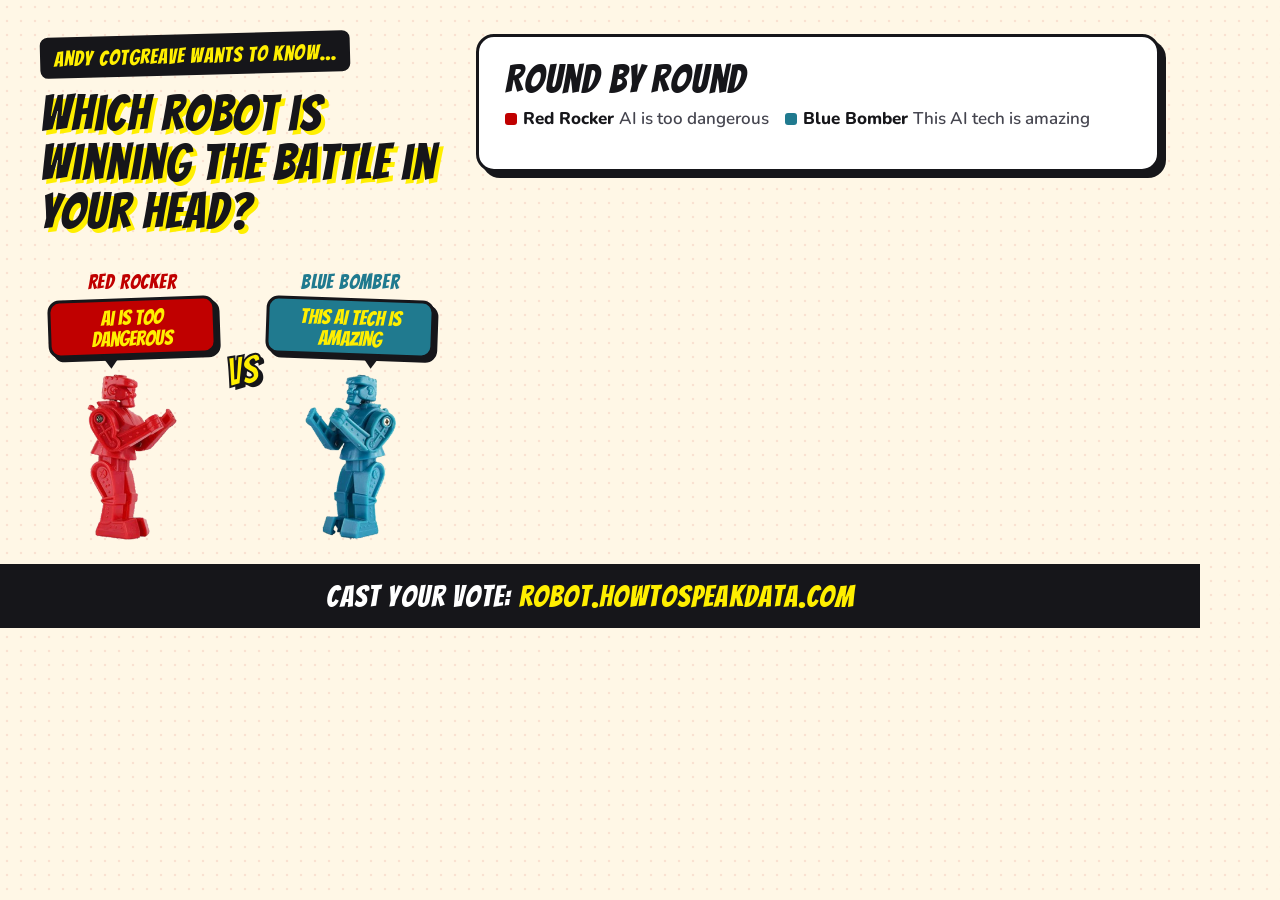
<file: share.html>
<!doctype html>
<html lang="en">
<head>
  <meta charset="utf-8">
  <meta name="viewport" content="width=device-width, initial-scale=1">
  <meta name="robots" content="noindex">
  <title>Round by round | Share image</title>
  <!--
    Social images for the "Round by round" results, drawn from live votes.
      share.html?format=landscape   1200 x 628  (screenshot at 2x for 2400 x 1256)
      share.html?format=portrait    1080 x 1350 (screenshot at 2x for 2160 x 2700)
    Add &focus=<part of an event name>&callout=<text> to spotlight one event's row.
  -->
  <link rel="preconnect" href="https://fonts.googleapis.com">
  <link rel="preconnect" href="https://fonts.gstatic.com" crossorigin>
  <link href="https://fonts.googleapis.com/css2?family=Bangers&family=Nunito:wght@400;600;800&display=swap" rel="stylesheet">
  <link rel="stylesheet" href="styles.css">
  <style>
    html, body { margin: 0; overflow: hidden; }
    .card { position: relative; box-sizing: border-box; display: grid; overflow: hidden; }
    .card--landscape { width: 1200px; height: 628px; padding: 34px 40px 0; grid-template-columns: 400px 1fr; grid-template-rows: 1fr auto; column-gap: 36px; }
    .card--portrait { width: 1080px; height: 1350px; padding: 56px 60px 0; grid-template-rows: auto auto 1fr auto; }

    .s-intro { display: flex; flex-direction: column; align-items: flex-start; }
    .s-kicker {
      display: inline-block; font-family: var(--display); letter-spacing: 0.05em;
      background: var(--ink); color: var(--yellow); padding: 6px 14px 3px; border-radius: 8px; transform: rotate(-1.5deg);
    }
    .s-title { font-family: var(--display); font-weight: 400; line-height: 0.98; margin: 14px 0 0; color: var(--ink); text-shadow: 4px 4px 0 var(--yellow); }
    .s-robots { display: flex; align-items: flex-end; gap: 6px; margin-top: auto; }
    .s-fighter { display: flex; flex-direction: column; align-items: center; height: 100%; }
    .s-fighter img { flex: 1; min-height: 0; width: auto; margin-top: 4px; }
    .s-name { font-family: var(--display); letter-spacing: 0.04em; line-height: 1; }
    .s-fighter--red .s-name { color: var(--red); }
    .s-fighter--blue .s-name { color: var(--teal); }
    .s-bubble {
      position: relative; display: flex; align-items: center; justify-content: center; text-align: center;
      font-family: var(--display); line-height: 1.02; color: var(--yellow);
      border: 3px solid var(--ink); border-radius: 12px; box-shadow: 4px 4px 0 var(--ink); margin: 6px 0 14px;
    }
    .s-bubble::after {
      content: ""; position: absolute; bottom: -15px; width: 0; height: 0;
      border-left: 10px solid transparent; border-right: 10px solid transparent; border-top: 14px solid var(--ink);
    }
    .s-fighter--red .s-bubble { background: var(--red); transform: rotate(-2deg); }
    .s-fighter--red .s-bubble::after { left: 30%; }
    .s-fighter--blue .s-bubble { background: var(--teal); transform: rotate(2deg); }
    .s-fighter--blue .s-bubble::after { right: 30%; }
    .s-vs { font-family: var(--display); color: var(--yellow); -webkit-text-stroke: 2px var(--ink); text-shadow: 4px 4px 0 var(--ink); transform: rotate(-8deg); align-self: center; }

    .s-panel { margin: 0; align-self: start; position: relative; }
    .s-panel h2 { margin: 0; }
    .s-panel .history-key { font-size: 17px; margin: 6px 0 18px; }
    .s-panel .hrow { grid-template-columns: 84px 1fr; gap: 16px; position: relative; }
    /* highlighter band behind the row the callout talks about */
    .s-panel .hrow.is-called::before {
      content: ""; position: absolute; inset: -5px -10px -7px -12px; background: var(--yellow); border-radius: 10px; z-index: -1;
    }
    .s-panel .history-rows { position: relative; z-index: 0; }
    .s-panel .hrow-logo { height: 46px; }
    .s-panel .hrow-name { font-size: 26px; line-height: 0.9; }
    .s-panel .hrow-track { height: 50px; }
    .s-panel .hrow-seg { font-size: 30px; padding-left: 12px; padding-right: 12px; }
    .s-panel .hrow-seg--blue { padding-left: 0; }
    .s-panel .hrow--soon .hrow-track { font-size: 26px; }
    .s-panel .hrow--soon .hrow-track small { font-size: 17px; }

    /* comic callout for the standout audience */
    .s-callout {
      position: absolute; z-index: 2; top: -18px; right: -14px; font-family: var(--display); letter-spacing: 0.03em; line-height: 1;
      background: var(--yellow); color: var(--ink); border: 3px solid var(--ink); border-radius: 12px; box-shadow: 4px 4px 0 var(--ink);
      padding: 9px 14px 6px; transform: rotate(3deg); white-space: nowrap;
    }

    .s-cta {
      grid-column: 1 / -1; margin: 0 -60px; display: flex; align-items: center; justify-content: center; gap: 18px;
      background: var(--ink); color: #fff; font-family: var(--display); letter-spacing: 0.04em;
    }
    .s-cta b { color: var(--yellow); font-weight: 400; }

    .card--landscape .s-kicker { font-size: 21px; }
    .card--landscape .s-title { font-size: 50px; }
    .card--landscape .s-robots { height: 268px; margin-bottom: 6px; gap: 2px; }
    .card--landscape .s-name { font-size: 20px; }
    .card--landscape .s-bubble { font-size: 21px; width: 168px; height: 58px; padding: 6px 8px 4px; box-sizing: border-box; }
    .card--landscape .s-vs { font-size: 40px; margin-bottom: 70px; }
    .card--landscape .s-panel { padding: 22px 26px 20px; }
    .card--landscape .s-panel h2 { font-size: 40px; }
    .card--landscape .history-rows { gap: 8px; }
    .card--landscape .s-panel .hrow { min-height: 44px; }
    .card--landscape .s-panel .hrow-track { height: 44px; }
    .card--landscape .s-panel .hrow-seg { font-size: 27px; }
    .card--landscape .s-panel .hrow-logo { height: 40px; }
    .card--landscape .s-callout { font-size: 22px; }
    .card--landscape .s-cta { height: 64px; margin: 18px -40px 0; font-size: 30px; }

    .card--portrait .s-kicker { font-size: 30px; }
    .card--portrait .s-title { font-size: 76px; }
    .card--portrait .s-robots { height: 280px; justify-content: center; align-self: center; margin: 12px 0 20px; gap: 10px; }
    .card--portrait .s-name { font-size: 28px; }
    .card--portrait .s-bubble { font-size: 31px; width: 220px; height: 82px; padding: 8px 10px 5px; box-sizing: border-box; }
    .card--portrait .s-vs { font-size: 60px; margin: 0 18px 90px; }
    .card--portrait .s-panel { padding: 30px 32px 28px; }
    .card--portrait .s-panel h2 { font-size: 54px; }
    .card--portrait .s-panel .history-key { font-size: 20px; }
    .card--portrait .history-rows { gap: 10px; }
    .card--portrait .s-panel .hrow { grid-template-columns: 100px 1fr; min-height: 52px; }
    .card--portrait .s-panel .hrow-track { height: 52px; }
    .card--portrait .s-panel .hrow-seg { font-size: 36px; }
    .card--portrait .s-callout { font-size: 28px; }
    .card--portrait .s-cta { height: 130px; margin-top: 24px; font-size: 44px; flex-direction: column; gap: 2px; line-height: 1.05; }
    .card--portrait .s-cta > b { display: block; }
    .card--portrait .s-cta span { font-size: 26px; color: #fff; opacity: .85; }
  </style>
</head>
<body>
  <div class="card" id="card">
    <div class="s-intro">
      <span class="s-kicker">Andy Cotgreave wants to know&hellip;</span>
      <h1 class="s-title">Which robot is winning the battle in your head?</h1>
      <div class="s-robots">
        <div class="s-fighter s-fighter--red">
          <span class="s-name">Red Rocker</span>
          <span class="s-bubble">AI is too dangerous</span>
          <img src="assets/red-robot.webp" alt="Red Rocker robot">
        </div>
        <span class="s-vs" aria-hidden="true">VS</span>
        <div class="s-fighter s-fighter--blue">
          <span class="s-name">Blue Bomber</span>
          <span class="s-bubble">This AI tech is amazing</span>
          <img src="assets/blue-robot.webp" alt="Blue Bomber robot">
        </div>
      </div>
    </div>

    <section class="panel s-panel history is-pct" id="history">
      <h2>Round by round</h2>
      <div class="history-key">
        <span><b class="key-swatch key-swatch--red"></b>Red Rocker <em>AI is too dangerous</em></span>
        <span><b class="key-swatch key-swatch--blue"></b>Blue Bomber <em>This AI tech is amazing</em></span>
      </div>
      <ol class="history-rows" id="historyRows"></ol>
      <div class="s-callout" id="callout" hidden></div>
    </section>

    <div class="s-cta"><div>Cast your vote: <b>robot.howtospeakdata.com</b></div><span id="ctaSub"></span></div>
  </div>

  <script src="config.js"></script>
  <script src="history.js"></script>
  <script>
  (function () {
    "use strict";
    var params = new URLSearchParams(location.search);
    var format = params.get("format") === "portrait" ? "portrait" : "landscape";
    var card = document.getElementById("card");
    card.classList.add("card--" + format);
    // portrait stacks intro, robots, panel and CTA; landscape puts the panel beside the intro
    if (format === "portrait") {
      var intro = card.querySelector(".s-intro"), robots = card.querySelector(".s-robots");
      card.insertBefore(robots, intro.nextSibling);
    }
    var logoArea = format === "portrait" ? 44 * 44 : 36 * 36, logoMax = format === "portrait" ? 48 : 40; // logoMax: never taller than a row

    var api = (window.ROBOT_API || "").replace(/\/+$/, "");
    fetch(api ? api + "/votes.csv" : "data/votes.csv").then(function (r) { return r.text(); }).then(function (text) {
      var rows = tallyVoteHistory(window.VOTE_HISTORY, parseVoteCsv(text));
      var list = document.getElementById("historyRows");
      rows.forEach(function (r) {
        var li = document.createElement("li"), total = r.red + r.blue;
        li.className = "hrow" + (r.soon ? " hrow--soon" : "");
        var logo = document.createElement("div");
        logo.className = "hrow-logo";
        if (r.ev.logo) {
          var i = document.createElement("i");
          i.style.setProperty("--logo", "url('" + r.ev.logo + "')");
          var ls = r.ev.logoScale || 1;
          sizeVoteLogo(i, r.ev.logo, logoArea * ls * ls, logoMax);
          logo.appendChild(i);
        } else {
          logo.innerHTML = '<span class="hrow-name">' + r.ev.name + "</span>";
        }
        var track = document.createElement("div");
        track.className = "hrow-track";
        if (r.soon) {
          track.innerHTML = r.ev.date + "<small>" + (r.live ? "voting now" : "coming up") + "</small>";
        } else {
          var pr = total ? Math.round(100 * r.red / total) : 0;
          track.innerHTML = '<span class="hrow-bar" style="width:100%">' +
            '<span class="hrow-seg hrow-seg--red" style="flex-grow:' + r.red + '">' + pr + "%</span>" +
            '<span class="hrow-seg hrow-seg--blue" style="flex-grow:' + r.blue + '">' + (100 - pr) + "%</span></span>";
        }
        li.appendChild(logo); li.appendChild(track); list.appendChild(li);
        r.li = li;
      });

      var c = document.getElementById("callout");
      var focus = (params.get("focus") || "").toLowerCase();
      var focused = focus && rows.filter(function (r) { return r.ev.name.toLowerCase().indexOf(focus) !== -1; })[0];
      if (focused) {
        // Promoting one event: highlight its row, with the callout from the URL (or a default)
        c.textContent = params.get("callout") || "Your turn, " + (focused.ev.short || focused.ev.name) + "!";
        c.hidden = false;
        focused.li.classList.add("is-called");
      } else {
        // Otherwise call out an audience that broke from the rest (the only one where Blue won)
        var done = rows.filter(function (r) { return !r.soon && !r.ev.other && r.red + r.blue > 0; }); // "Other" isn't an audience
        var blueWins = done.filter(function (r) { return r.blue > r.red; });
        if (blueWins.length === 1 && done.length > 2) {
          c.textContent = "Only " + blueWins[0].ev.name.replace(" Tech Summit", "") + " backed the Blue Bomber!";
          c.hidden = false;
          blueWins[0].li.classList.add("is-called");
        }
      }

      var soon = rows.filter(function (r) { return r.soon; }).map(function (r) { return (r.ev.short || r.ev.name) + " " + r.ev.date; });
      if (soon.length && format === "portrait") document.getElementById("ctaSub").textContent = "Next rounds: " + soon.join(" · ");
      document.body.setAttribute("data-ready", "1");
    });
  })();
  </script>
</body>
</html>
</file>
<file: styles.css>
:root {
  --red: #c00000;
  --red-dark: #8f0000;
  --teal: #207a8f;
  --teal-dark: #155767;
  --yellow: #ffef00;
  --ink: #16161a;
  --ink-soft: #45454f;
  --cream: #fff7e6;
  --paper: #ffffff;
  --substack: #ff6719;
  --linkedin: #0a66c2;
  --radius: 18px;
  --shadow: 4px 4px 0 var(--ink);
  --display: "Bangers", "Impact", "Arial Black", sans-serif;
  --body: "Nunito", system-ui, -apple-system, "Segoe UI", Roboto, sans-serif;
  color-scheme: light;
}

* { box-sizing: border-box; }
html { -webkit-text-size-adjust: 100%; scroll-behavior: smooth; }
body {
  margin: 0;
  font-family: var(--body);
  color: var(--ink);
  background-color: var(--cream);
  background-image: radial-gradient(rgba(192, 0, 0, 0.09) 1.4px, transparent 1.6px);
  background-size: 14px 14px;
  line-height: 1.5;
  overflow-x: hidden;
}
html { overflow-x: hidden; }
@supports (overflow: clip) { html, body { overflow-x: clip; } }
img { max-width: 100%; display: block; }
a { color: inherit; }
h1, h2, h3 { font-family: var(--display); font-weight: 400; letter-spacing: 0.02em; line-height: 1.02; margin: 0; }

/* ---------- top bar ---------- */
.topbar {
  display: flex; justify-content: center;
  padding: 10px 16px calc(10px);
  padding-top: max(10px, env(safe-area-inset-top));
  background: var(--ink);
}
.brand {
  font-family: var(--display); color: var(--yellow); font-size: 20px;
  text-decoration: none; letter-spacing: 0.06em;
}

.talk[hidden], .has-talk .brand { display: none; }
/* Same 50px height as the plain bar, so the robots and vote buttons don't move down. */
.topbar.has-talk { height: 50px; padding-top: 0; padding-bottom: 0; align-items: center; box-sizing: content-box; padding-top: env(safe-area-inset-top); }
.talk {
  display: flex; align-items: center; gap: 12px; max-width: 520px; width: 100%;
  text-decoration: none; color: #fff;
}
.talk-icon { width: 34px; height: 34px; border-radius: 50%; flex: none; border: 2px solid #fff; }
.talk-icon[hidden] { display: none; } /* the global img { display: block } would otherwise show a broken image */
/* One spin of the compass shortly after the page opens, then it stays still. */
/* A logo shown as plain lettering on the bar, instead of in a round badge */
.talk-icon--wordmark { width: auto; height: 30px; border: 0; border-radius: 0; }
@media (max-width: 350px) {
  .has-talk .talk { gap: 8px; }
  .talk-icon--wordmark { height: 22px; }
}
/* "decode": the badge pops in while the text decodes (see app.js) */
.talk-icon.pop { animation: badgePop 0.6s cubic-bezier(.2,1.8,.4,1) both; }
@keyframes badgePop { 0% { transform: scale(0.3) rotate(-12deg); opacity: 0; } 100% { transform: none; opacity: 1; } }
.talk-text { font-variant-numeric: tabular-nums; }
.talk-icon.spin { animation: compassSpin 1.4s cubic-bezier(.25,.9,.3,1.25) 0.6s 1 both; } /* .spin is added once the icon has loaded */
@keyframes compassSpin {
  0%   { transform: rotate(0) scale(1); }
  15%  { transform: rotate(-25deg) scale(1.12); }
  75%  { transform: rotate(375deg) scale(1.12); }
  88%  { transform: rotate(352deg) scale(1); }
  100% { transform: rotate(360deg) scale(1); }
}
.talk-text { flex: 1; min-width: 0; display: flex; flex-direction: column; line-height: 1; }
.talk-kicker { font-family: var(--display); color: var(--yellow); font-size: clamp(13px, 4.1vw, 16px); letter-spacing: 0.06em; white-space: nowrap; overflow: hidden; text-overflow: ellipsis; }
.talk-detail { font-family: var(--display); font-size: clamp(17px, 5.2vw, 22px); letter-spacing: 0.03em; white-space: nowrap; overflow: hidden; text-overflow: clip; }
.talk-arrow {
  flex: none; font-size: 22px; font-weight: 800; color: var(--ink); background: var(--yellow);
  width: 32px; height: 32px; border-radius: 50%; display: grid; place-items: center;
}
.talk:hover .talk-detail, .talk:focus-visible .talk-detail { text-decoration: underline; }

main { max-width: 760px; margin: 0 auto; padding: 0 16px; }

/* ---------- the ring ---------- */
.ring { padding: 22px 0 8px; text-align: center; }
.kicker {
  display: inline-block; margin: 0 0 10px;
  font-family: var(--display); font-size: 18px; letter-spacing: 0.05em;
  background: var(--ink); color: var(--yellow);
  padding: 4px 12px 2px; border-radius: 6px; transform: rotate(-1.5deg);
}
.kicker--dark { background: var(--red); color: var(--yellow); }
.ring h1 {
  font-size: clamp(36px, 10.5vw, 64px);
  color: var(--ink);
  text-shadow: 3px 3px 0 var(--yellow);
  margin: 0 auto 14px; max-width: 12em;
}

.fighters {
  display: grid;
  grid-template-columns: 1fr auto 1fr;
  align-items: end;
  gap: 4px;
  margin: 0 -6px;
}
.vs {
  font-family: var(--display); font-size: clamp(26px, 8vw, 44px);
  color: var(--yellow); -webkit-text-stroke: 1.5px var(--ink);
  text-shadow: 3px 3px 0 var(--ink);
  align-self: center; transform: rotate(-8deg); padding-bottom: 60px;
}

.fighter {
  appearance: none; border: 0; background: none; padding: 6px 2px 0;
  font: inherit; color: inherit; cursor: pointer;
  display: flex; flex-direction: column; align-items: center;
  -webkit-tap-highlight-color: transparent; touch-action: manipulation;
  position: relative; min-width: 0;
}
.fighter:focus-visible { outline: 4px solid var(--yellow); outline-offset: 4px; border-radius: var(--radius); }

.name {
  font-family: var(--display); font-size: clamp(18px, 5.4vw, 28px); letter-spacing: 0.04em;
  line-height: 1;
}
.fighter--red .name { color: var(--red); }
.fighter--blue .name { color: var(--teal); }

.bubble {
  position: relative; display: block;
  margin: 6px 0 14px; padding: 8px 10px 6px;
  font-family: var(--display); font-size: clamp(19px, 5.6vw, 30px); line-height: 1.02;
  color: var(--yellow); border-radius: 12px; border: 3px solid var(--ink);
  box-shadow: var(--shadow); width: 100%; max-width: 230px; min-height: 2.4em; z-index: 2;
  display: flex; align-items: center; justify-content: center;
}
.bubble::after {
  content: ""; position: absolute; bottom: -15px; width: 0; height: 0;
  border-left: 10px solid transparent; border-right: 10px solid transparent;
  border-top: 14px solid var(--ink);
}
.bubble--red { background: var(--red); transform: rotate(-2deg); }
.bubble--red::after { left: 30%; }
.bubble--blue { background: var(--teal); transform: rotate(2deg); }
.bubble--blue::after { right: 30%; }

.bot {
  position: relative; display: block;
  height: min(36vh, 290px); aspect-ratio: 318 / 583;
  transition: transform 0.25s cubic-bezier(.3,1.6,.5,1);
  z-index: 3; /* the knocked-off head must sit in front of the speech bubble */
}
.bot img { position: absolute; inset: 0; width: 100%; height: 100%; object-fit: contain; }
.fighter--blue .bot { aspect-ratio: 310 / 566; }
/* Whole robot by default; split body + head only once knocked (avoids a seam). */
.bot-body, .bot-head { visibility: hidden; }
.knocked .bot-full { visibility: hidden; }
.knocked .bot-body, .knocked .bot-head { visibility: visible; }

.fighter:hover .bot, .fighter:active .bot { transform: translateY(-4px) scale(1.03); }
.fighter--red:active .bot { transform: translateX(8px) scale(1.04); }
.fighter--blue:active .bot { transform: translateX(-8px) scale(1.04); }

.vote-btn {
  margin-top: 10px; min-height: 48px; min-width: 120px; white-space: nowrap;
  display: inline-flex; align-items: center; justify-content: center;
  padding: 8px 18px 6px; border-radius: 999px; border: 3px solid var(--ink);
  font-family: var(--display); font-size: 22px; letter-spacing: 0.05em;
  color: #fff; box-shadow: var(--shadow);
  transition: transform 0.1s, box-shadow 0.1s;
}
.fighter--red .vote-btn { background: var(--red); }
.fighter--blue .vote-btn { background: var(--teal); }
.fighter:active .vote-btn { transform: translate(3px, 3px); box-shadow: 1px 1px 0 var(--ink); }

.hint { color: var(--ink-soft); font-size: 15px; margin: 14px 0 4px; }

/* ---------- voted state ---------- */
.voted .fighter { cursor: default; }
.voted .fighter .vote-btn { visibility: hidden; }
.voted .fighter:hover .bot, .voted .fighter:active .bot { transform: none; }
.fighter.is-pick .vote-btn {
  visibility: visible; background: var(--yellow); color: var(--ink);
}
.fighter.is-pick .vote-btn::before { content: "\2605\00a0"; }
/* ---------- the knocked-off block ----------
   Like the real toy, the robot you vote against gets its head knocked up on its neck.
   Head and body are cut along a straight line 16.8% down the image. The spring sits
   behind both and runs 4% into each, so its ends are always hidden. */
.fighter { --neck-x: 34%; --pop: -10%; --rot: -9deg; }
.fighter--blue { --neck-x: 61%; --rot: 9deg; }
.bot-neck, .ko { position: absolute; visibility: hidden; }
.bot-neck {
  left: var(--neck-x); top: calc(16.8% + 4%); width: 15%; height: calc(-1 * var(--pop) + 8%);
  transform: translate(-50%, -100%) scaleY(0); transform-origin: 50% 100%;
  border-left: 2px solid var(--ink); border-right: 2px solid var(--ink);
  background:
    linear-gradient(90deg, rgba(0,0,0,.25), transparent 30%, rgba(255,255,255,.35) 50%, transparent 70%, rgba(0,0,0,.3)),
    repeating-linear-gradient(170deg, #e4e4e8 0 3px, #7d7d88 3px 6px);
}
.bot-head { transform-origin: var(--neck-x) 16.8%; }
.knocked .bot-neck, .knocked .ko { visibility: visible; }
.fighter.knocked .bot-head { animation: headPop 1.1s cubic-bezier(.3,1.4,.5,1) 0.35s both; }
.fighter.knocked .bot-neck { animation: neckPop 1.1s cubic-bezier(.3,1.4,.5,1) 0.35s both; }
@keyframes headPop {
  0%   { transform: none; }
  30%  { transform: translateY(calc(var(--pop) * 1.5)) rotate(calc(var(--rot) * -1.2)); }
  50%  { transform: translateY(calc(var(--pop) * 0.8)) rotate(calc(var(--rot) * 1.4)); }
  70%  { transform: translateY(calc(var(--pop) * 1.15)) rotate(calc(var(--rot) * -0.4)); }
  100% { transform: translateY(var(--pop)) rotate(var(--rot)); }
}
@keyframes neckPop {
  0%   { transform: translate(-50%, -100%) scaleY(0); }
  30%  { transform: translate(-50%, -100%) scaleY(1.5); }
  50%  { transform: translate(-50%, -100%) scaleY(0.8); }
  70%  { transform: translate(-50%, -100%) scaleY(1.15); }
  100% { transform: translate(-50%, -100%) scaleY(1); }
}
.ko {
  top: 0; z-index: 4; font-family: var(--display); font-size: clamp(20px, 6vw, 30px); line-height: 1;
  color: var(--ink); background: var(--yellow); border: 3px solid var(--ink); padding: 6px 10px 3px;
  clip-path: polygon(0% 18%, 14% 0%, 32% 14%, 52% 0%, 68% 16%, 90% 2%, 100% 26%, 92% 52%, 100% 82%, 82% 100%, 60% 86%, 40% 100%, 22% 86%, 4% 100%, 8% 62%, 0% 42%);
  animation: koPop 0.5s cubic-bezier(.2,2,.4,1) 0.75s both;
}
.fighter--red .ko { right: -6%; transform: rotate(10deg); }
.fighter--blue .ko { left: -6%; transform: rotate(-10deg); }
@keyframes koPop { from { transform: scale(0) rotate(0); } }
.fighter.punch.fighter--red .bot { animation: punchR 0.45s ease-out; }
.fighter.punch.fighter--blue .bot { animation: punchB 0.45s ease-out; }
@keyframes punchR { 40% { transform: translateX(22px) rotate(4deg); } }
@keyframes punchB { 40% { transform: translateX(-22px) rotate(-4deg); } }

/* ---------- results ---------- */
.results {
  position: relative; margin: 18px 0 10px; padding: 18px 16px 16px;
  background: var(--paper); border: 3px solid var(--ink); border-radius: var(--radius);
  box-shadow: 6px 6px 0 var(--ink); text-align: left;
}
.kapow {
  position: absolute; top: -24px; right: 10px;
  font-family: var(--display); font-size: 30px; color: var(--ink);
  background: var(--yellow); padding: 6px 14px 4px; border: 3px solid var(--ink);
  clip-path: polygon(0% 18%, 12% 0%, 30% 14%, 50% 0%, 66% 16%, 88% 2%, 100% 22%, 92% 50%, 100% 80%, 84% 100%, 62% 86%, 42% 100%, 24% 86%, 6% 100%, 8% 64%, 0% 44%);
  transform: rotate(8deg); animation: pop 0.45s cubic-bezier(.2,2,.4,1);
}
@keyframes pop { from { transform: rotate(8deg) scale(0); } }
.thanks { font-family: var(--display); font-size: 26px; margin: 0 0 10px; letter-spacing: 0.03em; }
.hbars { display: grid; gap: 12px; }
.hbar-label { margin: 0 0 4px; font-size: 15px; color: var(--ink-soft); line-height: 1.2; }
.hbar-label b { font-family: var(--display); font-weight: 400; font-size: 21px; letter-spacing: 0.04em; margin-right: 4px; }
.hbar--red .hbar-label b { color: var(--red); }
.hbar--blue .hbar-label b { color: var(--teal); }
.hbar.is-mine .hbar-label b::after { content: "\00a0\2605"; color: var(--ink); }
/* Fills are sized against (track - 96px), so the leader still leaves room for its value label. */
.hbar-track { display: flex; align-items: center; gap: 8px; }
.hbar-fill { flex: none; }
.hbar-fill {
  height: 40px; width: 0; min-width: 6px; border: 3px solid var(--ink); border-radius: 0 10px 10px 0;
  box-shadow: 3px 3px 0 var(--ink); transition: width 0.9s cubic-bezier(.3,1.2,.4,1);
}
.hbar--red .hbar-fill { background: var(--red); }
.hbar--blue .hbar-fill { background: var(--teal); }
.hbar-val { white-space: nowrap; }
.hbar-val b { font-family: var(--display); font-weight: 400; font-size: 30px; line-height: 1; }
.hbar-val em { font-style: normal; font-size: 14px; color: var(--ink-soft); font-weight: 600; }
.tally { margin: 10px 0 0; font-size: 14px; color: var(--ink-soft); }

/* ---------- the post-vote call to action ---------- */
.results { scroll-margin-top: 16px; }
.result-cta {
  margin: 16px -16px -16px; padding: 18px 16px 18px;
  background: var(--yellow); border-top: 3px solid var(--ink);
  border-radius: 0 0 calc(var(--radius) - 3px) calc(var(--radius) - 3px);
  text-align: center;
}
.result-cta-kicker {
  font-family: var(--display); font-size: clamp(28px, 8vw, 38px); line-height: 1; margin: 0 0 6px;
  letter-spacing: 0.02em;
}
.result-cta-lede { margin: 0 0 14px; font-size: 17px; font-weight: 700; }
.btn--big { font-size: 27px; min-height: 62px; animation: nudge 2.6s ease-in-out 1.4s infinite; }
@keyframes nudge { 0%, 88%, 100% { transform: none; } 92% { transform: rotate(-2deg) scale(1.04); } 96% { transform: rotate(2deg) scale(1.04); } }
.btn.btn--small { font-size: 19px; min-height: 44px; padding: 7px 14px 5px; box-shadow: 3px 3px 0 var(--ink); }
.result-cta-next { margin: 18px 0 0; padding-top: 14px; border-top: 2px dashed rgba(22,22,26,.35); }
.result-cta-next p { margin: 0 0 10px; font-size: 16px; font-weight: 700; }
.result-cta-call { margin: 18px 0 0; padding-top: 14px; border-top: 2px dashed rgba(22,22,26,.35); font-size: 16px; font-weight: 700; }
.result-cta-call a { font-weight: 800; white-space: nowrap; }

/* ---------- sticky follow bar (after voting) ---------- */
.sticky {
  position: fixed; left: 0; right: 0; bottom: 0; z-index: 20;
  display: flex; gap: 8px; align-items: center;
  padding: 10px 12px calc(10px + env(safe-area-inset-bottom));
  background: var(--ink); border-top: 3px solid var(--yellow);
  transform: translateY(110%); transition: transform 0.3s ease;
}
.sticky.show { transform: none; }
.sticky-btn {
  flex: 1; display: flex; align-items: center; justify-content: center; min-height: 46px;
  border-radius: 10px; border: 2px solid #fff; text-decoration: none; color: #fff;
  font-family: var(--display); font-size: 20px; letter-spacing: 0.05em; padding: 4px 8px 2px; text-align: center; line-height: 1;
}
.sticky-btn--linkedin { background: var(--linkedin); font-size: 22px; }
.sticky-close {
  appearance: none; background: none; border: 0; color: #fff; font-size: 28px; line-height: 1;
  width: 36px; height: 46px; padding: 0; cursor: pointer;
}
@media (min-width: 640px) { .sticky { justify-content: center; } .sticky-btn { flex: 0 1 360px; } }

/* ---------- test mode ---------- */
.testbar {
  display: flex; flex-wrap: wrap; gap: 6px 12px; align-items: center; justify-content: center;
  padding: 8px 12px; background: repeating-linear-gradient(45deg, var(--yellow) 0 14px, #ffe14d 14px 28px);
  border-bottom: 3px solid var(--ink); font-size: 14px; text-align: center;
}
.testbar[hidden] { display: none; }
.testbar button {
  font: inherit; font-weight: 800; padding: 6px 12px; border-radius: 8px; border: 2px solid var(--ink);
  background: var(--ink); color: var(--yellow); cursor: pointer;
}
.testbar a { font-weight: 800; }

/* ---------- panels ---------- */
.panel {
  margin: 28px 0; padding: 22px 18px;
  background: var(--paper); border: 3px solid var(--ink); border-radius: var(--radius);
  box-shadow: 6px 6px 0 var(--ink);
}
.panel h2 { font-size: clamp(30px, 8.5vw, 44px); margin-bottom: 8px; }
.substack-embed {
  border-radius: 10px; overflow: hidden; background: #fff; border: 2px solid rgba(0,0,0,.12);
  margin-bottom: 12px;
}
.substack-embed iframe { display: block; width: 100%; height: 150px; border: 0; background: #fff; }

.btn {
  display: flex; align-items: center; justify-content: center; gap: 8px;
  min-height: 52px; padding: 10px 18px 8px; border-radius: 12px; border: 3px solid var(--ink);
  font-family: var(--display); font-size: 23px; letter-spacing: 0.05em;
  text-decoration: none; color: #fff; box-shadow: var(--shadow);
  transition: transform 0.1s, box-shadow 0.1s;
}
.btn:active { transform: translate(3px, 3px); box-shadow: 1px 1px 0 var(--ink); }
.btn:focus-visible { outline: 4px solid var(--yellow); outline-offset: 3px; }
.btn--substack { background: var(--substack); }
.btn--linkedin { background: var(--linkedin); }
.btn--dark { background: var(--red); }

/* ---------- about ---------- */
.about { text-align: left; }
.about-photo {
  width: 100%; height: auto; margin: 8px 0 14px; border: 3px solid var(--ink); border-radius: 12px;
  /* The photo is a wide panorama: on phones, crop in on the stage and the big screens. */
  aspect-ratio: 2 / 1; object-fit: cover; object-position: 44% 50%;
}
@media (min-width: 640px) { .about-photo { aspect-ratio: 1042 / 241; } }
.about h2 { font-size: clamp(26px, 7vw, 38px); }
.about-intro { margin: 14px 0 0; font-size: 17px; line-height: 1.55; }
.about-intro + .about-intro { margin-top: 10px; }
.about-intro + .asks { margin-top: 18px; }
.about-intro b { color: var(--red); }
.asks {
  background: var(--ink); color: #fff; border-radius: 14px; padding: 14px 16px;
  font-family: var(--display); font-size: 22px; letter-spacing: 0.04em; line-height: 1.2;
}
.asks p { margin: 4px 0; }
.asks p:nth-child(odd) { color: var(--yellow); }
.cta-row { display: grid; gap: 12px; margin: 16px 0 8px; }
.btn.btn--big-plain { font-size: 27px; min-height: 60px; }
.keep-in-touch { margin: 26px 0 8px; padding-top: 18px; border-top: 2px dashed rgba(22,22,26,.25); }
.keep-title { font-family: var(--display); font-size: 26px; letter-spacing: 0.03em; margin: 0 0 10px; }
.keep-in-touch .btn--small { margin-bottom: 18px; }
.newsletter-title { font-family: var(--display); font-size: 20px; letter-spacing: 0.03em; margin: 0 0 8px; color: var(--ink-soft); }
.site-link { text-align: center; margin: 12px 0 0; font-weight: 800; }

.foot { max-width: 760px; margin: 0 auto; padding: 8px 16px calc(28px + env(safe-area-inset-bottom)); font-size: 13px; color: var(--ink-soft); text-align: center; }
.foot p { margin: 6px 0; }

/* ---------- larger screens ---------- */
@media (min-width: 640px) {
  .ring { padding-top: 36px; }
  .fighters { gap: 18px; margin: 0; }
  .bot { height: min(46vh, 360px); }
  .keep-in-touch .btn--small { display: inline-flex; }
  .panel { padding: 28px; }
}

@media (max-width: 360px) {
  .vs { font-size: 22px; padding-bottom: 50px; }
  .vote-btn { min-width: 0; padding: 8px 12px 6px; font-size: 19px; }
  .bubble { font-size: 17px; }
}

@media (prefers-reduced-motion: reduce) {
  *, *::before, *::after { animation: none !important; transition: none !important; }
}
.has-voted .foot { padding-bottom: calc(90px + env(safe-area-inset-bottom)); }

/* ---------- round by round (votes per audience) ---------- */
.history[hidden] { display: none; }
.history-lede { margin: 0 0 14px; color: var(--ink-soft); font-size: 16px; }
.history-head { display: flex; flex-wrap: wrap; gap: 10px 16px; align-items: center; justify-content: space-between; margin-bottom: 16px; }
.history-key { display: flex; flex-wrap: wrap; gap: 4px 16px; font-weight: 800; font-size: 14px; }
.history-key em { font-style: normal; font-weight: 600; color: var(--ink-soft); }
.key-swatch { display: inline-block; width: 12px; height: 12px; border-radius: 3px; margin-right: 6px; vertical-align: -1px; }
.key-swatch--red { background: var(--red); }
.key-swatch--blue { background: var(--teal); }
.history-toggle { display: inline-flex; border: 2px solid var(--ink); border-radius: 999px; overflow: hidden; }
.history-toggle button {
  appearance: none; border: 0; background: #fff; color: var(--ink); cursor: pointer;
  font-family: var(--display); font-size: 17px; letter-spacing: 0.05em; padding: 6px 14px 4px; min-height: 36px;
}
.history-toggle button[aria-pressed="true"] { background: var(--ink); color: var(--yellow); }
.history-rows { list-style: none; margin: 0; padding: 0; display: grid; gap: 12px; }
.hrow { display: grid; grid-template-columns: 76px 1fr; gap: 12px; align-items: center; min-height: 44px; }
.hrow-logo { height: 34px; display: flex; align-items: center; }
.hrow-logo i {
  display: block; width: 26px; height: 26px; background: var(--ink);
  -webkit-mask: var(--logo) left center / contain no-repeat; mask: var(--logo) left center / contain no-repeat;
}
.hrow-name { font-family: var(--display); font-size: 17px; line-height: 0.95; letter-spacing: 0.03em; }
.hrow-track { position: relative; display: flex; height: 40px; align-items: stretch; }
.hrow-bar {
  display: flex; height: 100%; transition: width 0.5s cubic-bezier(.3,1.1,.4,1);
  border: 3px solid var(--ink); border-radius: 10px; overflow: hidden; box-shadow: 3px 3px 0 var(--ink); box-sizing: border-box;
}
.hrow-seg {
  flex: 1 1 0; display: flex; align-items: center; min-width: 0; overflow: hidden; white-space: nowrap;
  font-family: var(--display); font-size: 22px; letter-spacing: 0.03em; color: #fff;
}
.hrow-seg--red { background: var(--red); justify-content: flex-start; padding-left: 8px; border-right: 3px solid var(--ink); }
.hrow-seg--blue { background: var(--teal); justify-content: flex-end; padding-right: 8px; }
.hrow--soon .hrow-track {
  border: 3px dashed var(--ink); border-radius: 10px; justify-content: center; align-items: center;
  background: repeating-linear-gradient(45deg, #fff 0 8px, #fff8cc 8px 16px);
  font-family: var(--display); font-size: 19px; letter-spacing: 0.04em; color: var(--ink);
}
.hrow--soon .hrow-track small { font-family: var(--body); font-size: 13px; font-weight: 700; color: var(--ink-soft); margin-left: 8px; letter-spacing: 0; }
.history-note { margin: 16px 0 0; font-size: 13px; color: var(--ink-soft); }
/* 50% line in percent mode */
.history.is-pct .hrow:not(.hrow--soon) .hrow-track::after {
  content: ""; position: absolute; left: 50%; top: -4px; bottom: -4px; border-left: 2px dashed var(--ink); opacity: 0.55; pointer-events: none;
}
</file>
